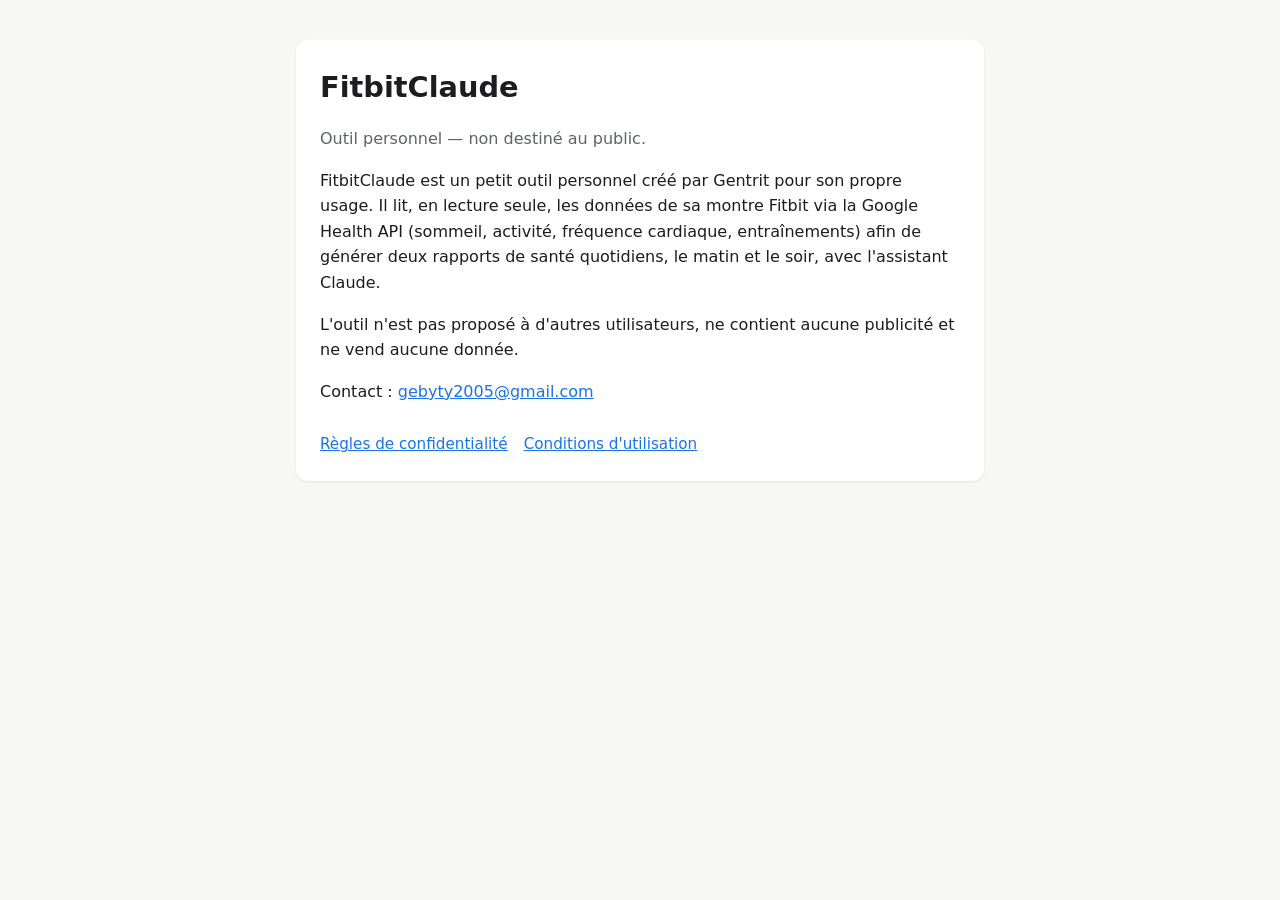
<file: index.html>
<!doctype html><html lang="fr"><head><meta charset="utf-8"><meta name="viewport" content="width=device-width,initial-scale=1">
<title>FitbitClaude</title><link rel="stylesheet" href="style.css"></head><body><main><div class="card">
<h1>FitbitClaude</h1>
<p class="muted">Outil personnel — non destiné au public.</p>
<p>FitbitClaude est un petit outil personnel créé par Gentrit pour son propre usage. Il lit, en lecture seule, les données de sa montre Fitbit via la Google Health API (sommeil, activité, fréquence cardiaque, entraînements) afin de générer deux rapports de santé quotidiens, le matin et le soir, avec l'assistant Claude.</p>
<p>L'outil n'est pas proposé à d'autres utilisateurs, ne contient aucune publicité et ne vend aucune donnée.</p>
<p>Contact : <a href="mailto:gebyty2005@gmail.com">gebyty2005@gmail.com</a></p>
<nav><a href="privacy.html">Règles de confidentialité</a><a href="terms.html">Conditions d'utilisation</a></nav>
</div></main></body></html>
</file>
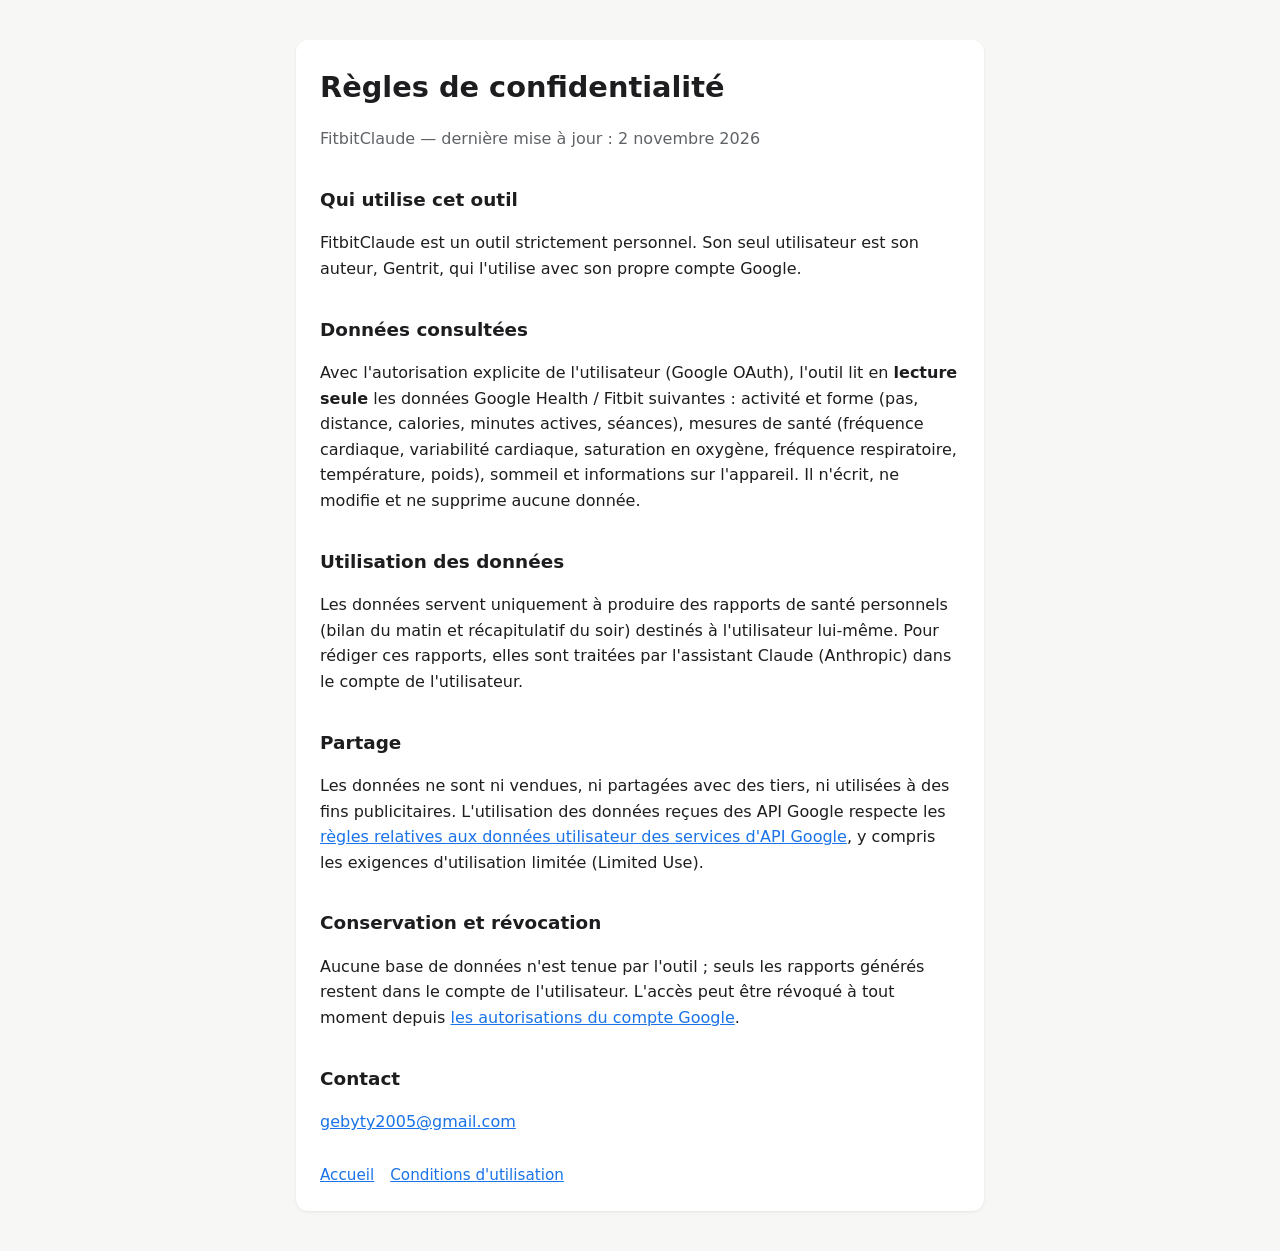
<file: privacy.html>
<!doctype html><html lang="fr"><head><meta charset="utf-8"><meta name="viewport" content="width=device-width,initial-scale=1">
<title>Confidentialité FitbitClaude</title><link rel="stylesheet" href="style.css"></head><body><main><div class="card">
<h1>Règles de confidentialité</h1>
<p class="muted">FitbitClaude — dernière mise à jour : 2 novembre 2026</p>
<h2>Qui utilise cet outil</h2>
<p>FitbitClaude est un outil strictement personnel. Son seul utilisateur est son auteur, Gentrit, qui l'utilise avec son propre compte Google.</p>
<h2>Données consultées</h2>
<p>Avec l'autorisation explicite de l'utilisateur (Google OAuth), l'outil lit en <strong>lecture seule</strong> les données Google Health / Fitbit suivantes : activité et forme (pas, distance, calories, minutes actives, séances), mesures de santé (fréquence cardiaque, variabilité cardiaque, saturation en oxygène, fréquence respiratoire, température, poids), sommeil et informations sur l'appareil. Il n'écrit, ne modifie et ne supprime aucune donnée.</p>
<h2>Utilisation des données</h2>
<p>Les données servent uniquement à produire des rapports de santé personnels (bilan du matin et récapitulatif du soir) destinés à l'utilisateur lui-même. Pour rédiger ces rapports, elles sont traitées par l'assistant Claude (Anthropic) dans le compte de l'utilisateur.</p>
<h2>Partage</h2>
<p>Les données ne sont ni vendues, ni partagées avec des tiers, ni utilisées à des fins publicitaires. L'utilisation des données reçues des API Google respecte les <a href="https://developers.google.com/terms/api-services-user-data-policy">règles relatives aux données utilisateur des services d'API Google</a>, y compris les exigences d'utilisation limitée (Limited Use).</p>
<h2>Conservation et révocation</h2>
<p>Aucune base de données n'est tenue par l'outil ; seuls les rapports générés restent dans le compte de l'utilisateur. L'accès peut être révoqué à tout moment depuis <a href="https://myaccount.google.com/permissions">les autorisations du compte Google</a>.</p>
<h2>Contact</h2>
<p><a href="mailto:gebyty2005@gmail.com">gebyty2005@gmail.com</a></p>
<nav><a href="index.html">Accueil</a><a href="terms.html">Conditions d'utilisation</a></nav>
</div></main></body></html>
</file>
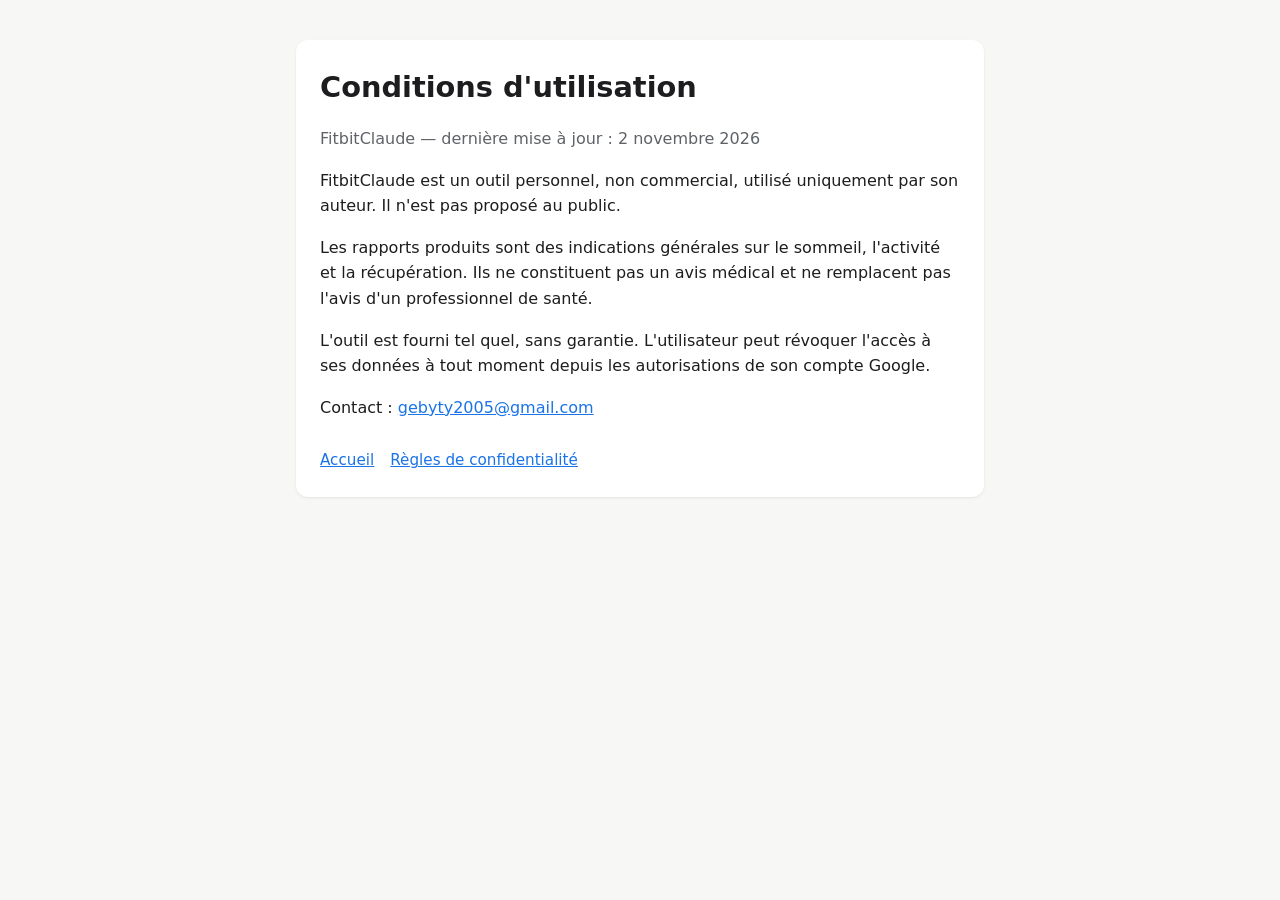
<file: terms.html>
<!doctype html><html lang="fr"><head><meta charset="utf-8"><meta name="viewport" content="width=device-width,initial-scale=1">
<title>Conditions FitbitClaude</title><link rel="stylesheet" href="style.css"></head><body><main><div class="card">
<h1>Conditions d'utilisation</h1>
<p class="muted">FitbitClaude — dernière mise à jour : 2 novembre 2026</p>
<p>FitbitClaude est un outil personnel, non commercial, utilisé uniquement par son auteur. Il n'est pas proposé au public.</p>
<p>Les rapports produits sont des indications générales sur le sommeil, l'activité et la récupération. Ils ne constituent pas un avis médical et ne remplacent pas l'avis d'un professionnel de santé.</p>
<p>L'outil est fourni tel quel, sans garantie. L'utilisateur peut révoquer l'accès à ses données à tout moment depuis les autorisations de son compte Google.</p>
<p>Contact : <a href="mailto:gebyty2005@gmail.com">gebyty2005@gmail.com</a></p>
<nav><a href="index.html">Accueil</a><a href="privacy.html">Règles de confidentialité</a></nav>
</div></main></body></html>
</file>
<file: style.css>
:root{--bg:#f7f7f5;--fg:#1d1d1f;--muted:#5f6368;--accent:#1a73e8;--card:#fff}
@media (prefers-color-scheme:dark){:root{--bg:#121212;--fg:#ececec;--muted:#a0a0a0;--accent:#8ab4f8;--card:#1e1e1e}}
*{box-sizing:border-box}body{margin:0;background:var(--bg);color:var(--fg);font:16px/1.6 system-ui,-apple-system,"Segoe UI",Roboto,sans-serif}
main{max-width:720px;margin:0 auto;padding:40px 16px}h1{font-size:1.8rem;margin:0 0 .3em}h2{font-size:1.15rem;margin:1.8em 0 .4em}
.card{background:var(--card);border-radius:12px;padding:24px;box-shadow:0 1px 3px rgba(0,0,0,.08)}
p.muted{color:var(--muted)}a{color:var(--accent)}nav{margin-top:28px;font-size:.95rem}nav a{margin-right:16px}
</file>
